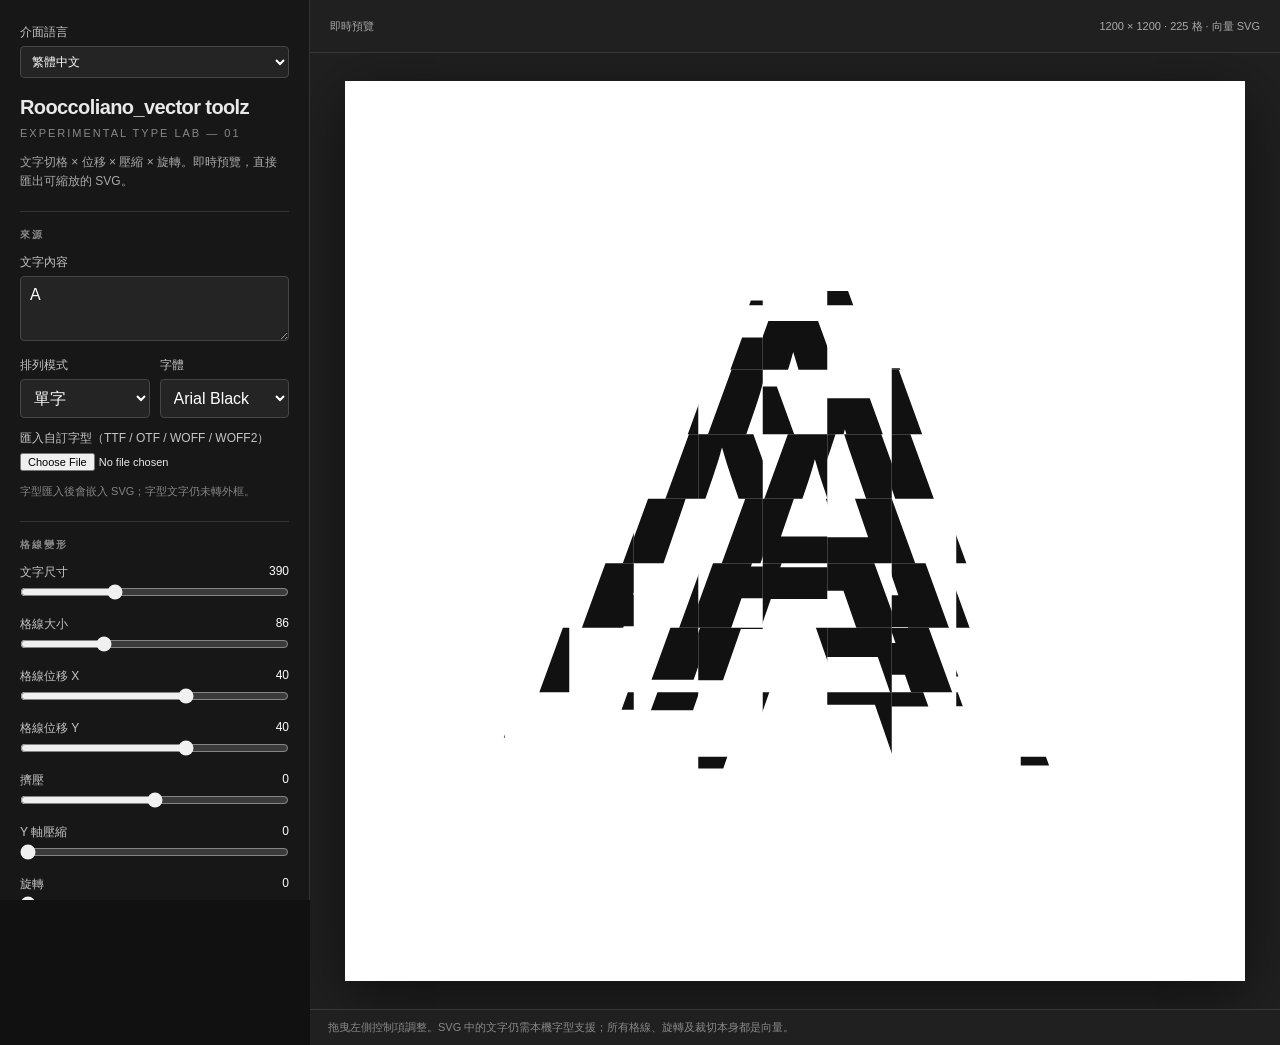
<file: index.html>
<!doctype html><html lang="zh-Hant"><head><meta charset="utf-8"><meta name="viewport" content="width=device-width,initial-scale=1"><title>Rooccoliano_vector toolz</title><style>
:root{font-family:Arial,'Noto Sans TC',sans-serif;color:#e9e9e9;background:#111}*{box-sizing:border-box}body{margin:0;display:flex;min-height:100vh}aside{width:310px;flex:0 0 310px;padding:24px 20px;background:#171717;border-right:1px solid #333;height:100vh;overflow-y:auto}h1{font-size:20px;letter-spacing:-.6px;margin:0 0 4px}header small{color:#888;font-size:11px;letter-spacing:2px}.sub{font-size:12px;color:#aaa;line-height:1.6;margin:12px 0 20px}.section{font-size:10px;font-weight:bold;letter-spacing:2px;color:#888;border-top:1px solid #333;padding-top:16px;margin-top:20px;margin-bottom:12px}label{display:block;font-size:12px;margin:12px 0 5px;color:#c6c6c6}textarea,input[type=text],input[type=number],select{background:#242424;border:1px solid #454545;color:#fff;padding:9px;width:100%;font:inherit;border-radius:4px}textarea{resize:vertical;min-height:65px}.r{display:flex;gap:10px}.r>*{flex:1;min-width:0}input[type=range]{width:100%;accent-color:#f0f0f0;margin:0}.ctrl{margin:11px 0}.ctrl label{display:flex;justify-content:space-between;margin-bottom:3px}.ctrl output{color:#fff;font-variant-numeric:tabular-nums}.buttons{display:flex;flex-wrap:wrap;gap:7px}.buttons button,button{background:#303030;border:1px solid #555;color:white;padding:10px 11px;border-radius:4px;cursor:pointer;font-weight:600;font-size:12px}.buttons button:hover,button:hover{background:#444}button.primary{background:white;color:#111;border-color:white}.check{display:flex;align-items:center;gap:8px;margin-top:12px;font-size:12px}.check input{accent-color:#eee}.note{color:#858585;font-size:11px;line-height:1.65}.stage{flex:1;min-width:0;display:flex;flex-direction:column;position:relative;background:#202020}.topbar{height:53px;padding:0 20px;display:flex;align-items:center;justify-content:space-between;border-bottom:1px solid #383838;gap:8px;font-size:11px;color:#aaa}.preview{flex:1;display:grid;place-items:center;overflow:hidden;padding:28px}#mount{width:min(100%,900px);box-shadow:0 15px 60px #0008;background:white;aspect-ratio:1/1}#mount svg{width:100%;height:100%;display:block}.footer{padding:10px 18px;font-size:11px;color:#888;border-top:1px solid #383838}.language-picker{margin-bottom:18px}.language-picker label{margin:0 0 5px}.language-picker select{font-size:12px;padding:7px}a{color:#aaa}@media(max-width:750px){body{display:block}aside{width:100%;height:auto} .stage{min-height:75vh}.preview{padding:12px}.topbar{padding:0 12px}}
</style></head><body><aside><div class="language-picker"><label for="language" data-i18n="language">介面語言</label><select id="language" aria-label="Language"><option value="zh-Hant">繁體中文</option><option value="zh-Hans">简体中文</option><option value="en">English</option></select></div><header><h1>Rooccoliano_vector toolz</h1><small>EXPERIMENTAL TYPE LAB — 01</small></header><p class="sub" data-i18n="intro">文字切格 × 位移 × 壓縮 × 旋轉。即時預覽，直接匯出可縮放的 SVG。</p>
<div class="section" data-i18n="source">SOURCE</div><label for="txt" data-i18n="content">文字內容</label><textarea id="txt">A</textarea><div class="r"><div><label data-i18n="mode">排列模式</label><select id="mode"><option value="word" data-i18n="word">Word / 單字</option><option value="sentence" data-i18n="sentence">Sentence / 連續文字</option></select></div><div><label data-i18n="font">字體</label><select id="font"><option value="Arial Black,Arial,sans-serif">Arial Black</option><option value="Impact,sans-serif">Impact</option><option value="Georgia,serif">Georgia</option><option value="Courier New,monospace">Courier New</option><option value="sans-serif">Sans Serif</option><option value="Helvetica Neue,Helvetica,Arial,sans-serif">Helvetica Neue</option><option value="Arial Narrow,Arial,sans-serif">Arial Narrow</option><option value="Trebuchet MS,sans-serif">Trebuchet MS</option><option value="Times New Roman,serif">Times New Roman</option><option value="Baskerville,Georgia,serif">Baskerville</option><option value="Futura,Century Gothic,sans-serif">Futura</option><option value="Noto Sans TC,Microsoft JhengHei,sans-serif">Noto Sans TC</option><option value="Noto Serif TC,PMingLiU,serif">Noto Serif TC</option><option value="monospace">Monospace</option></select></div></div>
<label for="fontupload" data-i18n="upload">匯入自訂字型（TTF / OTF / WOFF / WOFF2）</label><input id="fontupload" type="file" accept=".ttf,.otf,.woff,.woff2,font/ttf,font/otf,font/woff,font/woff2" style="width:100%;font-size:11px"><p class="note" id="fontnotice" data-i18n="fontNotice">字型匯入後會嵌入 SVG；字型文字仍未轉外框。</p><div class="section" data-i18n="transform">GRID TRANSFORMATION</div><div id="controls"></div>
<div class="section" data-i18n="output">OUTPUT</div><div class="r"><div><label data-i18n="width">寬度（px）</label><input id="width" type="number" min="200" max="8000" value="1200"></div><div><label data-i18n="height">高度（px）</label><input id="height" type="number" min="200" max="8000" value="1200"></div></div><div class="check"><input type="checkbox" id="showgrid"><label for="showgrid" style="margin:0" data-i18n="showGrid">顯示格線（預覽及輸出）</label></div><div class="check"><input type="checkbox" id="transparent"><label for="transparent" style="margin:0" data-i18n="transparent">透明背景</label></div><div class="r"><div><label data-i18n="ink">前景色</label><input id="ink" type="color" value="#111111" style="width:100%;height:34px"></div><div><label data-i18n="paper">背景色</label><input id="paper" type="color" value="#ffffff" style="width:100%;height:34px"></div></div><div class="section" data-i18n="export">EXPORT</div><div class="buttons"><button class="primary" id="svg" data-i18n="exportSvg">↓ EXPORT SVG</button><button id="png" data-i18n="exportPng">↓ PNG</button><button id="pdf" data-i18n="exportPdf">↓ PDF</button><button id="pause" data-i18n="pause">Ⅱ PAUSE</button><button id="random" data-i18n="random">↻ RANDOMIZE</button><button id="reset" data-i18n="reset">RESET</button></div></aside>
<div class="stage"><div class="topbar"><span data-i18n="live">LIVE COMPOSITION</span><span id="status">1200 × 1200 · SVG NATIVE</span></div><div class="preview"><div id="mount"></div></div><div class="footer" data-i18n="footer">拖曳左側控制項調整。SVG 中的文字仍需本機字型支援；所有格線、旋轉及裁切本身都是向量。</div></div>
<script>
'use strict';const $=id=>document.getElementById(id);
const I18N={
'zh-Hant':{language:'介面語言',intro:'文字切格 × 位移 × 壓縮 × 旋轉。即時預覽，直接匯出可縮放的 SVG。',source:'來源',content:'文字內容',mode:'排列模式',font:'字體',word:'單字',sentence:'連續文字',upload:'匯入自訂字型（TTF / OTF / WOFF / WOFF2）',fontNotice:'字型匯入後會嵌入 SVG；字型文字仍未轉外框。',loaded:'已載入',embedded:'SVG 內嵌字型；部分字型授權禁止嵌入',custom:'自訂字型',transform:'格線變形',output:'輸出設定',width:'寬度（px）',height:'高度（px）',showGrid:'顯示格線（預覽及輸出）',transparent:'透明背景',ink:'前景色',paper:'背景色',export:'匯出',exportSvg:'↓ 匯出 SVG',exportPng:'↓ 匯出 PNG',exportPdf:'↓ 匯出 PDF',pause:'Ⅱ 暫停',play:'▶ 播放',random:'↻ 隨機變形',reset:'重設',live:'即時預覽',footer:'拖曳左側控制項調整。SVG 中的文字仍需本機字型支援；所有格線、旋轉及裁切本身都是向量。',cells:'格',vector:'向量 SVG',fontError:'請選擇 TTF、OTF、WOFF 或 WOFF2 字型檔',loadError:'字型載入失敗',pngError:'PNG 輸出失敗，請先試 SVG。',popupError:'瀏覽器封鎖了新視窗，請允許彈出視窗後再試。',sliders:['文字尺寸','格線大小','格線位移 X','格線位移 Y','擠壓','Y 軸壓縮','旋轉','隨機動態','速度']},
'zh-Hans':{language:'界面语言',intro:'文字分格 × 位移 × 压缩 × 旋转。实时预览，直接导出可缩放的 SVG。',source:'输入',content:'文字内容',mode:'排列模式',font:'字体',word:'单词',sentence:'连续文字',upload:'导入自定义字体（TTF / OTF / WOFF / WOFF2）',fontNotice:'导入字体后将嵌入 SVG；文字尚未转换为轮廓。',loaded:'已加载',embedded:'SVG 内嵌字体；部分字体授权禁止嵌入',custom:'自定义字体',transform:'网格变形',output:'输出设置',width:'宽度（px）',height:'高度（px）',showGrid:'显示网格（预览及输出）',transparent:'透明背景',ink:'前景色',paper:'背景色',export:'导出',exportSvg:'↓ 导出 SVG',exportPng:'↓ 导出 PNG',exportPdf:'↓ 导出 PDF',pause:'Ⅱ 暂停',play:'▶ 播放',random:'↻ 随机变形',reset:'重置',live:'实时预览',footer:'拖动左侧控件进行调整。SVG 中的文字仍需本机字体支持；网格、旋转及裁剪均为矢量。',cells:'格',vector:'矢量 SVG',fontError:'请选择 TTF、OTF、WOFF 或 WOFF2 字体文件',loadError:'字体加载失败',pngError:'PNG 导出失败，请先尝试 SVG。',popupError:'浏览器阻止了弹出窗口，请允许弹出窗口后重试。',sliders:['文字大小','网格大小','网格位移 X','网格位移 Y','挤压','Y 轴压缩','旋转','随机动态','速度']},
'en':{language:'Interface language',intro:'Type slicing × displacement × compression × rotation. Live preview and scalable SVG export.',source:'SOURCE',content:'Text',mode:'Layout mode',font:'Typeface',word:'Word',sentence:'Continuous text',upload:'Import a font (TTF / OTF / WOFF / WOFF2)',fontNotice:'Imported fonts are embedded in SVG; text is not converted to outlines.',loaded:'Loaded',embedded:'Font embedded in SVG; some font licenses prohibit embedding',custom:'Custom font',transform:'GRID TRANSFORMATION',output:'OUTPUT',width:'Width (px)',height:'Height (px)',showGrid:'Show grid (preview and export)',transparent:'Transparent background',ink:'Foreground',paper:'Background',export:'EXPORT',exportSvg:'↓ EXPORT SVG',exportPng:'↓ EXPORT PNG',exportPdf:'↓ EXPORT PDF',pause:'Ⅱ PAUSE',play:'▶ PLAY',random:'↻ RANDOMIZE',reset:'RESET',live:'LIVE COMPOSITION',footer:'Adjust with the controls on the left. SVG text requires the selected font; clipping, rotation and geometry remain vector.',cells:'CELLS',vector:'VECTOR SVG',fontError:'Select a TTF, OTF, WOFF or WOFF2 font file',loadError:'Font import failed',pngError:'PNG export failed. Try SVG first.',popupError:'Popup blocked. Allow popups and try again.',sliders:['Type Size','Grid Size','Grid Shift X','Grid Shift Y','Squeeze','Compression Y','Rotation','Random Motion','Speed']}}
;
let locale='zh-Hant';const tr=k=>I18N[locale][k];
function translateUI(){const d=I18N[locale];document.documentElement.lang=locale;document.querySelectorAll('[data-i18n]').forEach(el=>{const k=el.dataset.i18n;if(d[k]!==undefined)el.textContent=d[k]});document.querySelectorAll('[data-slider]').forEach((el,i)=>{el.textContent=d.sliders[i]});$('pause').textContent=running?d.pause:d.play;const uploaded=$('fontupload').files?.[0];if(uploaded){$('fontnotice').textContent=`${d.loaded}：${uploaded.name}（${d.embedded}）`;const option=[...$('font').options].find(o=>o.value==='ImportedPatternFont');if(option)option.textContent=d.custom+' · '+uploaded.name;}render()}
$('language').addEventListener('change',e=>{locale=e.target.value;translateUI()});
const defs=[['size','Type Size',20,1100,390,1],['grid','Grid Size',20,240,86,1],['x','Grid Shift X',-160,160,40,1],['y','Grid Shift Y',-160,160,40,1],['squeeze','Squeeze',-80,80,0,1],['compression','Compression Y',0,100,0,1],['rotation','Rotation',0,50,0,1],['motion','Random Motion',0,100,32,1],['speed','Speed',0,5,1,.1]];const vals={};for(const [id,name,min,max,initial,step] of defs){vals[id]=initial;let el=document.createElement('div');el.className='ctrl';el.innerHTML=`<label for="${id}"><span data-slider="${id}">${name}</span><output id="o_${id}">${initial}</output></label><input id="${id}" type="range" min="${min}" max="${max}" step="${step}" value="${initial}">`;$('controls').append(el);$(id).addEventListener('input',()=>{vals[id]=Number($(id).value);$('o_'+id).textContent=vals[id];render()})}let running=true,phase=0,last=0,renderFrame=0,customFontCSS="";const esc=t=>String(t).replace(/&/g,'&amp;').replace(/</g,'&lt;').replace(/>/g,'&gt;').replace(/"/g,'&quot;');const N=x=>Number(x.toFixed(3));
function makeSVG(){let W=Math.max(200,Math.min(8000,Number($('width').value)||1200)),H=Math.max(200,Math.min(8000,Number($('height').value)||1200)),g=vals.grid,cols=Math.ceil(W/g/2)+1,rows=Math.ceil(H/g/2)+1,cx=W/2,cy=H/2;const font=$('font').value,ink=$('ink').value,paper=$('paper').value,txt=$('txt').value||'A';let result=[`<svg xmlns="http://www.w3.org/2000/svg" width="${W}" height="${H}" viewBox="0 0 ${W} ${H}">`];if(!$('transparent').checked)result.push(`<rect width="${W}" height="${H}" fill="${paper}"/>`);result.push('<defs>');if(customFontCSS)result.push(`<style><![CDATA[${customFontCSS}]]></style>`);let cells=[];for(let row=-rows;row<=rows;row++){for(let col=-cols;col<=cols;col++){let x=cx+col*g-g/2,y=cy+row*g-g/2;if(x>=W||x+g<=0||y>=H||y+g<=0)continue;let id=`c${row+rows}_${col+cols}`;result.push(`<clipPath id="${id}" clipPathUnits="userSpaceOnUse"><rect x="${N(x)}" y="${N(y)}" width="${g}" height="${g}"/></clipPath>`);cells.push({row,col,x,y,id})}}result.push('</defs>');let strings=txt.split(/\r?\n/),fontSize=vals.size*($('mode').value==='sentence'?.6:1),family=esc(font);let count=0;for(let {row,col,x,y,id} of cells){let dist=Math.hypot(col,row),boxId=(col+row)*.7,t=phase;let mx=vals.motion*(Math.sin(t*.75+boxId*2.3)*1.2+Math.sin(t*1.7+boxId*4.1)*.8+Math.sin(t*.3+boxId*1.1)*.6)*.75;let my=vals.motion*(Math.cos(t*.8+boxId*1.7)*.9+Math.cos(t*1.4+boxId*3.5)*.7+Math.cos(t*.4+boxId*2)*.6)*.75;let shx=col*vals.x,shy=row*vals.y;let stretch=Math.max(0,Math.abs(vals.squeeze)*.02*(6-Math.abs(row))/6),sy=1+Math.sign(vals.squeeze)*stretch;if(vals.compression)sy*=Math.max(.1,1-dist*vals.compression*.015);let angle=dist*vals.rotation*.8,px=x+g/2,py=y+g/2;result.push(`<g clip-path="url(#${id})">`);result.push(`<g transform="translate(${N(px)} ${N(py)}) rotate(${N(angle)}) scale(1 ${N(sy)}) translate(${N(-px)} ${N(-py)})">`);let xx=cx+shx+mx, yy=cy+shy+my;let lineHeight=fontSize*1.1;let anchor=$('mode').value==='word'?'middle':'start';if(anchor==='start')xx=cx-fontSize*1.25+shx+mx;strings.forEach((line,i)=>{let ly=yy+(i-(strings.length-1)/2)*lineHeight;result.push(`<text x="${N(xx)}" y="${N(ly)}" fill="${ink}" font-family="${family}" font-size="${N(fontSize)}" font-weight="900" text-anchor="${anchor}" dominant-baseline="central" xml:space="preserve">${esc(line||' ')}</text>`)});result.push('</g></g>');if($('showgrid').checked)result.push(`<rect x="${N(x)}" y="${N(y)}" width="${g}" height="${g}" stroke="${ink}" stroke-width="0.75" fill="none"/>`);count++}result.push('</svg>');$('status').textContent=`${W} × ${H} · ${count} ${tr('cells')} · ${tr('vector')}`;return result.join('')}
function render(){$('mount').innerHTML=makeSVG();$('mount').style.aspectRatio=`${Math.max(200,Number($('width').value)||1200)}/${Math.max(200,Number($('height').value)||1200)}`}
function download(blob,name){let u=URL.createObjectURL(blob),a=document.createElement('a');a.href=u;a.download=name;document.body.appendChild(a);a.click();a.remove();setTimeout(()=>URL.revokeObjectURL(u),2000)}$('svg').onclick=()=>download(new Blob([makeSVG()],{type:'image/svg+xml;charset=utf-8'}),'pattern-vector.svg');$('png').onclick=()=>{const svg=makeSVG(),W=Number($('width').value)||1200,H=Number($('height').value)||1200,blob=new Blob([svg],{type:'image/svg+xml;charset=utf-8'}),url=URL.createObjectURL(blob),img=new Image();img.onload=()=>{let c=document.createElement('canvas');c.width=W;c.height=H;c.getContext('2d').drawImage(img,0,0);c.toBlob(b=>{if(b)download(b,'pattern-vector.png');URL.revokeObjectURL(url)},'image/png')};img.onerror=()=>{URL.revokeObjectURL(url);alert(tr('pngError'))};img.src=url};$('pause').onclick=()=>{running=!running;last=0;$('pause').textContent=running?tr('pause'):tr('play');if(running)requestAnimationFrame(tick)};function tick(ts){if(!running)return;if(last)phase+=Math.min(.1,(ts-last)/1000)*vals.speed;last=ts;if(ts-renderFrame>32){renderFrame=ts;render()}requestAnimationFrame(tick)}$('random').onclick=()=>{for(const [id,,min,max] of defs){if(id==='speed'||id==='size')continue;vals[id]=Math.round(min+Math.random()*(max-min));$(id).value=vals[id];$('o_'+id).textContent=vals[id]}render()};$('reset').onclick=()=>{for(const [id,,,initial] of defs){vals[id]=initial;$(id).value=initial;$('o_'+id).textContent=initial}phase=0;render()};for(const id of ['txt','mode','font','width','height','showgrid','transparent','ink','paper'])$(id).addEventListener('input',render);
$('fontupload').addEventListener('change',async e=>{const file=e.target.files?.[0];if(!file)return;const ext=(file.name.split('.').pop()||'').toLowerCase();const fmt={ttf:'truetype',otf:'opentype',woff:'woff',woff2:'woff2'}[ext];if(!fmt){alert(tr('fontError'));return}try{const data=await new Promise((resolve,reject)=>{const reader=new FileReader();reader.onload=()=>resolve(reader.result);reader.onerror=()=>reject(reader.error);reader.readAsDataURL(file)});const name='ImportedPatternFont';customFontCSS=`@font-face{font-family:'${name}';src:url('${data}') format('${fmt}');font-style:normal;font-weight:100 900;}`;let opt=Array.from($('font').options).find(o=>o.value===name);if(!opt){opt=new Option(tr('custom')+' · '+file.name,name);$('font').add(opt)}else opt.textContent=tr('custom')+' · '+file.name;$('font').value=name;$('fontnotice').textContent=tr('loaded')+'：'+file.name+'（'+tr('embedded')+'）';render()}catch(err){alert(tr('loadError')+'：'+err.message)}});
$('pdf').onclick=()=>{const svg=makeSVG();const W=Math.max(200,Math.min(8000,Number($('width').value)||1200)),H=Math.max(200,Math.min(8000,Number($('height').value)||1200));const mmW=(W*25.4/96).toFixed(3),mmH=(H*25.4/96).toFixed(3);const doc=`<!doctype html><html><head><meta charset="utf-8"><title>Pattern Vector — PDF</title><style>@page{size:${mmW}mm ${mmH}mm;margin:0}html,body{margin:0;padding:0;width:100%;height:100%}svg{display:block;width:100%;height:100%}@media print{*{-webkit-print-color-adjust:exact;print-color-adjust:exact}}</style></head><body>${svg}<script>window.onload=()=>{document.fonts.ready.then(()=>setTimeout(()=>window.print(),300))};<\/script></body></html>`;const url=URL.createObjectURL(new Blob([doc],{type:'text/html;charset=utf-8'}));const w=window.open(url,'_blank');if(!w){URL.revokeObjectURL(url);alert(tr('popupError'));return}setTimeout(()=>URL.revokeObjectURL(url),120000)};
translateUI();requestAnimationFrame(tick);
</script></body></html>
</file>
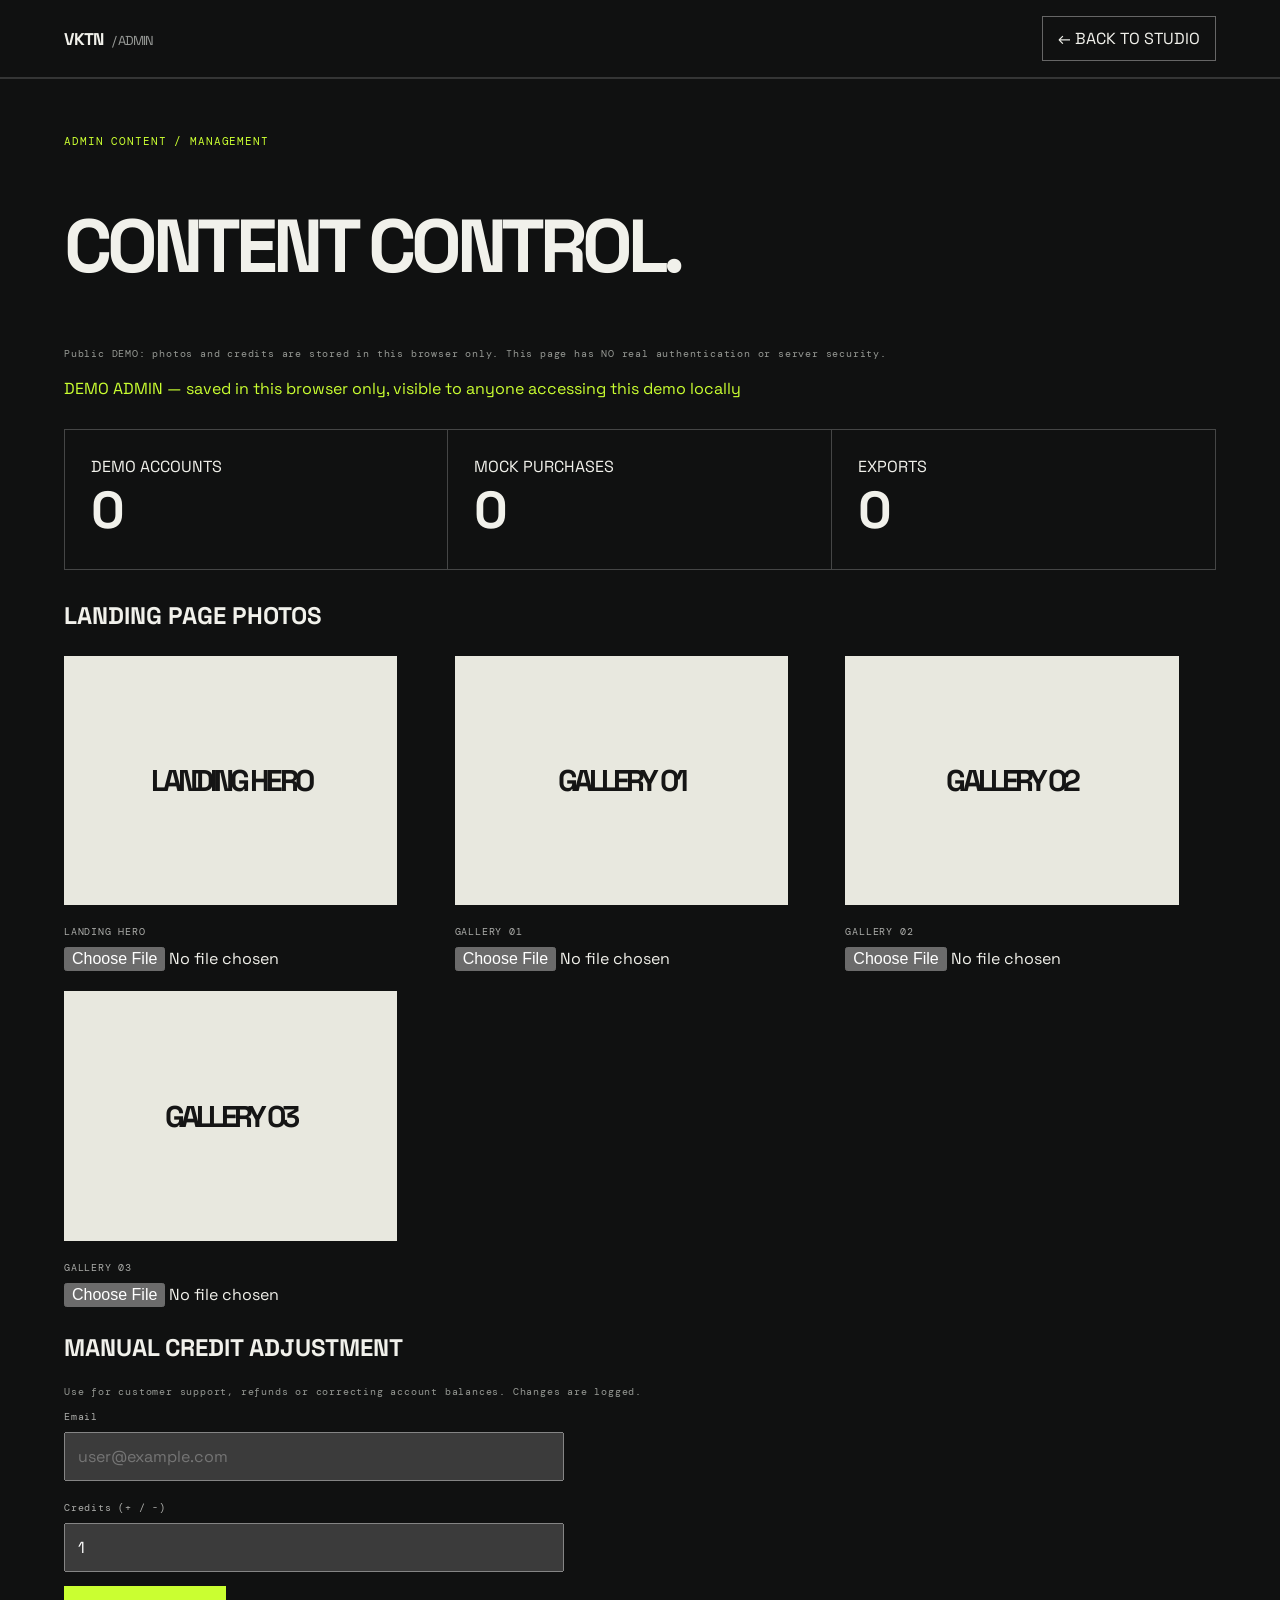
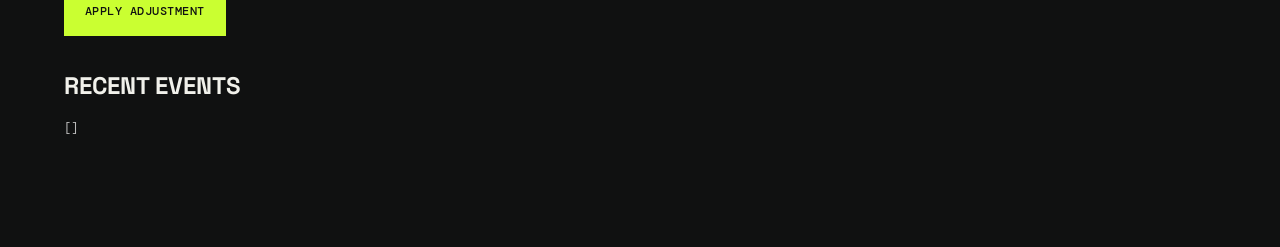
<file: admin.html>
<!doctype html><html lang="en"><head><meta charset="utf-8"><meta name="viewport" content="width=device-width,initial-scale=1"><link rel="stylesheet" href="./style.css"><title>VKTN / Admin</title></head><body><nav><a class="mark" href="./index.html">VKTN<span> / ADMIN</span></a><a href="./index.html" class="outline">← BACK TO STUDIO</a></nav><main class="section-wrap" style="max-width:1300px;margin:auto"><div class="eyebrow">ADMIN CONTENT / MANAGEMENT</div><h1 style="font-size:clamp(38px,6vw,75px);letter-spacing:-.07em">CONTENT CONTROL.</h1><p class="micro">Public DEMO: photos and credits are stored in this browser only. This page has NO real authentication or server security.</p><p id="status" style="color:var(--accent)">Checking authorization...</p><section id="adminArea" hidden><div class="price-grid" id="stats" style="margin:30px 0"></div><h2>LANDING PAGE PHOTOS</h2><div id="imageSlots" class="gallery" style="margin:25px 0"></div><h2>MANUAL CREDIT ADJUSTMENT</h2><p class="micro">Use for customer support, refunds or correcting account balances. Changes are logged.</p><div style="max-width:500px"><label>Email</label><input id="targetEmail" style="padding:12px;width:100%" type="email" placeholder="user@example.com"><label>Credits (+ / -)</label><input id="delta" style="padding:12px;width:100%" type="number" value="1" min="-1000" max="1000"><button class="btn light" id="adjust" style="margin:14px 0">APPLY ADJUSTMENT</button></div><h2>RECENT EVENTS</h2><pre id="recent" style="white-space:pre-wrap;color:#bbb;font:12px monospace;max-height:400px;overflow:auto"></pre></section></main><script type="module" src="./admin.js"></script></body></html>
</file>
<file: style.css>
@import url('https://fonts.googleapis.com/css2?family=DM+Mono:wght@400;500&family=Space+Grotesk:wght@400;500;600;700&display=swap');
:root{color-scheme:dark;background:#101111;color:#f1f1eb;font-family:'Space Grotesk',Arial,sans-serif;--muted:#999c99;--line:#353636;--surface:#171818;--accent:#caff31}*{box-sizing:border-box}html{scroll-behavior:smooth}body{margin:0}a{color:inherit;text-decoration:none}button,input,select{font:inherit}button{cursor:pointer}nav{height:78px;display:flex;align-items:center;justify-content:space-between;padding:0 clamp(20px,5vw,75px);border-bottom:1px solid var(--line);background:#101111;position:sticky;top:0;z-index:20}.mark{font-size:17px;font-weight:700;letter-spacing:-.9px}.mark span{font-weight:400;color:var(--muted);font-size:13px;margin-left:6px}.nav-r{display:flex;align-items:center;gap:24px;font:12px 'DM Mono',monospace}.nav-r select{min-width:110px}.outline,select{background:transparent;color:inherit;border:1px solid #666;padding:11px 15px}.nav-r button{font-size:12px}main{overflow:hidden}.hero{padding:75px clamp(20px,5vw,75px) 75px;position:relative;min-height:690px}.eyebrow,.section-head,.micro,label,figcaption,.shot-label,footer,.side-heading,.visual-head,.visual-foot{font-family:'DM Mono',monospace;letter-spacing:.08em}.eyebrow{font-size:11px;color:var(--accent);margin-bottom:26px}.hero h1{font-size:clamp(60px,10.2vw,150px);line-height:.83;letter-spacing:-.09em;max-width:960px;margin:0;position:relative;z-index:1}.hero h1 em{color:var(--accent);font-style:normal}.hero p{max-width:480px;color:#bfc2bf;font-size:17px;line-height:1.5;margin:40px 0 28px}.hero-actions{display:flex;gap:12px;position:relative;z-index:2}.btn{font-size:12px;display:inline-flex;align-items:center;justify-content:center;border:1px solid #777;padding:16px 20px;font-family:'DM Mono',monospace;font-weight:500;letter-spacing:.04em}.btn.light{background:var(--accent);color:#101111;border-color:var(--accent)}.btn:hover,.purchase:hover{filter:brightness(1.15)}.hero-shot{position:absolute;width:clamp(235px,32vw,500px);height:clamp(250px,35vw,510px);right:6%;top:17%;background:#eae9e2;transform:rotate(8deg);z-index:0;display:grid;place-items:center;overflow:hidden;box-shadow:16px 16px 60px #000b}.hero-art{color:#151515;font-size:clamp(170px,30vw,430px);font-weight:700;letter-spacing:-.17em;transform:rotate(-10deg)}.shot-label{position:absolute;bottom:15px;color:#333;font-size:10px;left:20px}.section-wrap{padding:55px clamp(20px,5vw,75px) 100px;border-top:1px solid #343535}.section-head{display:flex;justify-content:space-between;gap:15px;font-size:11px;color:#9a9d97;margin-bottom:45px}.section-head span:first-child{color:var(--accent)}.workbench{display:grid;grid-template-columns:minmax(240px,295px) minmax(320px,1fr) minmax(230px,265px);border:1px solid var(--line);min-height:730px}.panel{padding:22px;background:var(--surface);border-right:1px solid var(--line)}.panel.side{border-right:none;border-left:1px solid var(--line)}label{display:block;font-size:10px;margin:20px 0 9px;color:#acadaa}label:first-child{margin-top:0}.panel select,.panel input:not([type=color]):not([type=range]){background:#252626;color:white;border:1px solid #464747;width:100%;padding:12px;font-size:13px}.panel input[type=range]{width:100%;accent-color:var(--accent)}.slider-line{display:flex;justify-content:space-between;align-items:center;margin:16px 0 6px;font:11px 'DM Mono',monospace;color:#aaa}.slider-line b{color:white}.colors{display:flex;gap:12px}.colors>div{flex:1}.colors input{width:100%;height:35px;border:none;background:none}.micro{font-size:10px;color:#969994;line-height:1.7}.visual{background:#202121;display:flex;flex-direction:column;padding:17px;min-width:0}.visual-head,.visual-foot{display:flex;justify-content:space-between;align-items:center;gap:8px;font-size:10px;color:#a6a7a5}.visual-head button{padding:7px 8px;background:none;border:1px solid #555;color:#ddd;font-size:10px}.artboard{background:#ebeae4;max-height:670px;min-height:380px;aspect-ratio:2/3;margin:auto;display:grid;place-items:center;width:100%;max-width:420px;overflow:hidden}.artboard img{height:100%;width:100%;object-fit:contain}.visual-foot{margin-top:auto;padding-top:12px}.side-heading{font-size:12px;color:var(--accent);margin-bottom:14px}.stat{font-size:40px;font-weight:700;letter-spacing:-2px;margin:27px 0}.wide{width:100%;margin-bottom:12px}.divider{height:1px;background:#414242;margin:27px 0}.purchase{width:100%;display:flex;align-items:center;justify-content:space-between;padding:17px 12px;border:1px solid #454646;color:white;background:#222;font:12px 'DM Mono',monospace;margin-bottom:9px}.purchase b{color:var(--accent)}.refer{font:10px 'DM Mono',monospace;word-break:break-all;padding:12px;border:1px dashed #4c4d4d;color:#a7a8a5;margin-top:15px;cursor:pointer}.gallery{display:grid;grid-template-columns:repeat(3,1fr);gap:20px}.gallery figure{margin:0}.gallery-art{aspect-ratio:1/1.08;background:#e8e8df;color:#151515;display:grid;place-items:center;font-size:130px;letter-spacing:-.13em;font-weight:700;overflow:hidden}.gallery figure:nth-child(2) .gallery-art{background:#caff31;color:#101111;background-image:radial-gradient(#111 1.5px,transparent 2px);background-size:10px 10px}.gallery figure:nth-child(3) .gallery-art{background:#2d2e2d;color:#ddd;transform:none}.gallery-art img{width:100%;height:100%;object-fit:cover}figcaption{font-size:10px;margin:14px 0;color:#aaa}.pricing h2{font-size:clamp(44px,6vw,88px);letter-spacing:-.075em;line-height:.99;margin:0 0 50px}.price-grid{display:grid;grid-template-columns:repeat(3,1fr);border:1px solid #454646}.price-grid>div{padding:26px;border-right:1px solid #454646}.price-grid>div:last-child{border:0}.price-grid strong,.price-grid h3{font:11px 'DM Mono',monospace;color:var(--accent)}.price-grid h3{font-size:12px;color:#eee;margin:40px 0 12px}.big-price{font-size:52px;letter-spacing:-.06em;font-weight:700}.big-price span{font-size:12px;letter-spacing:0}.price-grid p{color:#a4a8a1;line-height:1.6;font-size:13px}footer{padding:30px clamp(20px,5vw,75px);border-top:1px solid #333;display:flex;gap:30px;justify-content:space-between;font-size:10px;color:#888}dialog{max-width:430px;width:calc(100% - 35px);background:#191a1a;color:#fff;border:1px solid #555;padding:35px}dialog::backdrop{background:#000b}dialog h2{font-size:32px;letter-spacing:-.06em}dialog p{color:#aaa;font-size:13px;line-height:1.6}dialog input{width:100%;background:#292a2a;border:1px solid #555;color:white;padding:14px;margin-bottom:12px}.close{float:right;background:none;border:0;color:#eee;font-size:19px}a:focus-visible,button:focus-visible,input:focus-visible{outline:2px solid var(--accent)}@media(max-width:1150px){.workbench{grid-template-columns:280px 1fr}.side{grid-column:1/-1;display:block!important;border-left:0!important;border-top:1px solid #444}.hero-shot{opacity:.35}.hero h1{font-size:10vw}}@media(max-width:700px){nav{height:auto;min-height:65px;padding:13px 18px;gap:10px}.mark span{display:block}.nav-r{gap:9px}.nav-r>a{display:none}.hero{min-height:580px;padding-top:70px}.hero h1{font-size:14vw}.hero-shot{top:210px;right:-80px;opacity:.28}.hero p{position:relative;z-index:2}.hero-actions{flex-wrap:wrap}.workbench{display:block}.panel,.panel.side{border:none;border-bottom:1px solid #444}.visual{min-height:640px}.gallery,.price-grid{grid-template-columns:1fr}.price-grid>div{border-right:0;border-bottom:1px solid #444}.section-wrap{padding-bottom:65px}footer{flex-wrap:wrap}}

.font-upload{margin:16px 0}.font-upload input[type=file]{display:block;width:100%;margin:8px 0;max-width:100%;font-size:12px}.font-upload .micro{line-height:1.5}
</file>
